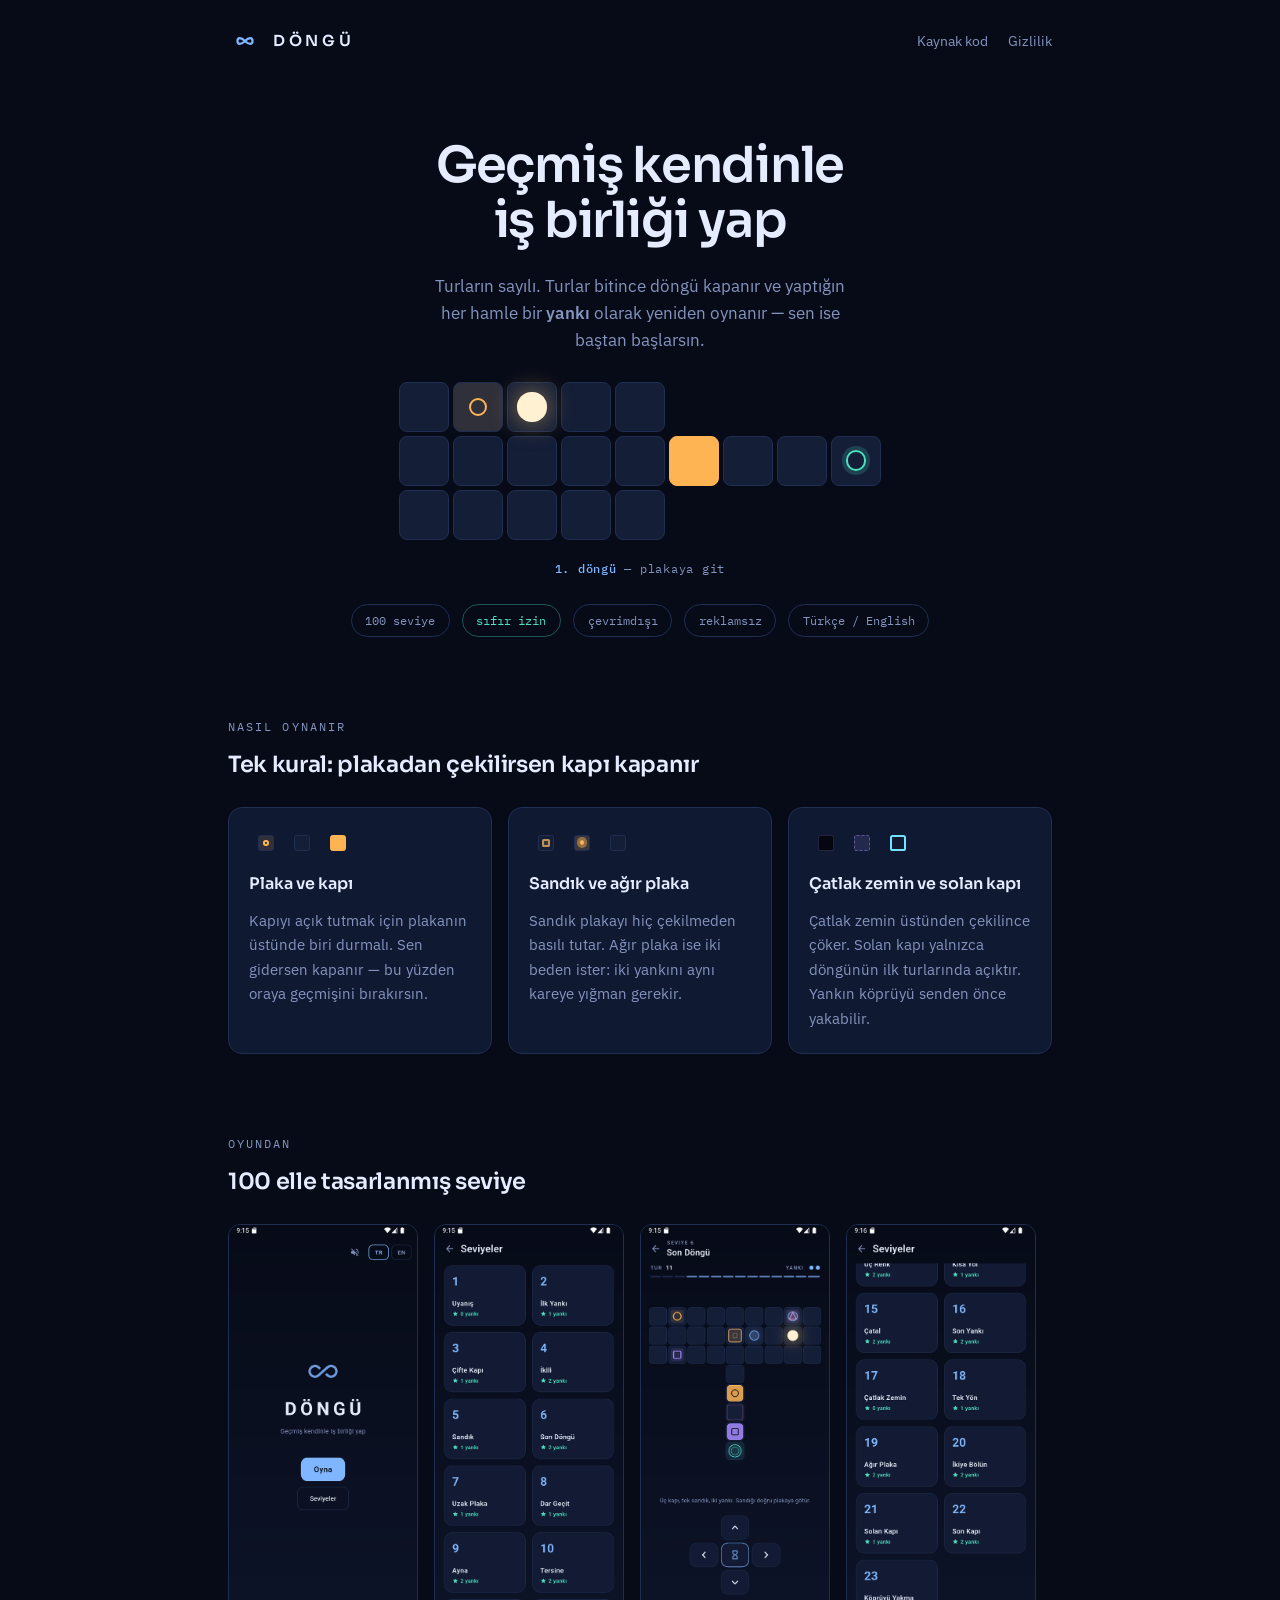
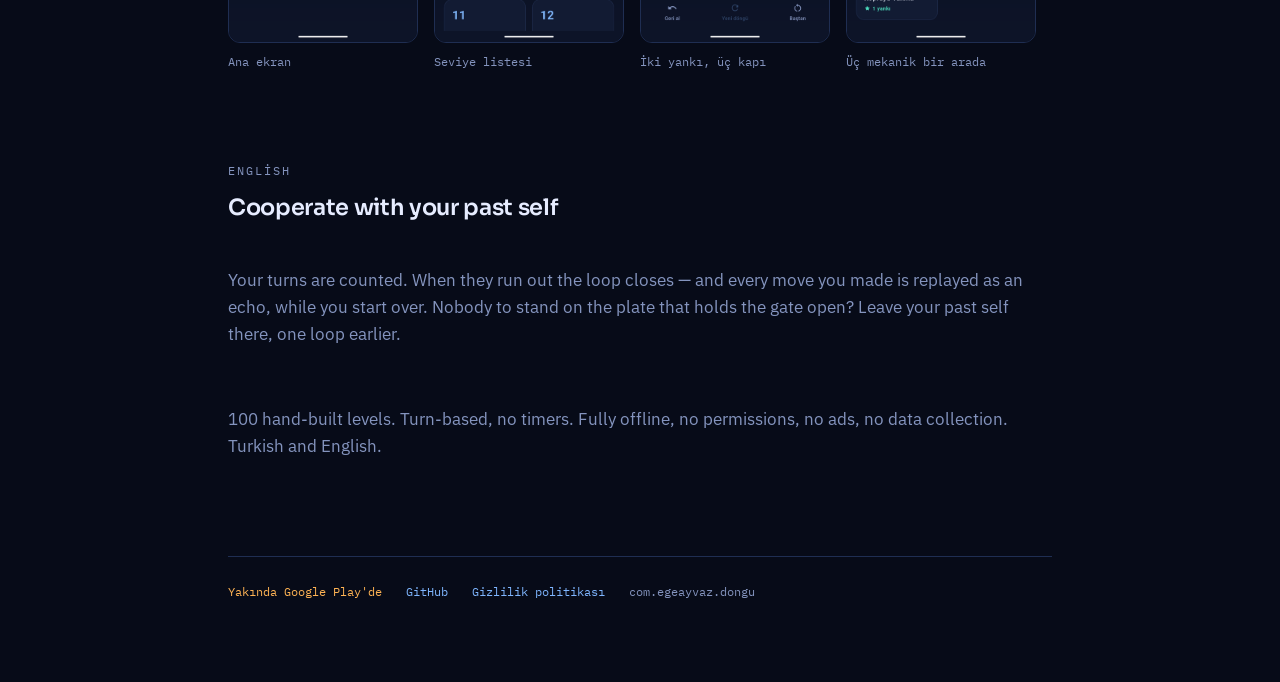
<file: docs/index.html>
<!DOCTYPE html>
<html lang="tr">
<head>
<meta charset="utf-8">
<meta name="viewport" content="width=device-width, initial-scale=1">
<title>Döngü — Zaman Yankısı Bulmacası</title>
<meta name="description" content="Geçmiş kendinle iş birliği yaptığın tur tabanlı bir bulmaca oyunu. 100 seviye, çevrimdışı, sıfır izin, reklamsız.">
<link rel="stylesheet" href="fonts.css">
<style>
  /* Oyunun kendi gece dunyasina bilerek bagli kaliyor: tek tema, her renk
     acikca boyanmis. */
  :root {
    --ground: #070B18;
    --ground-deep: #04070F;
    --surface: #101932;
    --floor: #141E37;
    --edge: #1F2E52;
    --ink: #E6ECFF;
    --ink-soft: #8494BE;
    --ghost: #7FB6FF;
    --player: #FFF1D2;
    --glow: #FFC862;
    --exit: #4DE0C0;
    --amber: #FFB454;
    --violet: #A88BFF;
    --cell: clamp(30px, 8.2vw, 54px);
  }

  *, *::before, *::after { box-sizing: border-box; }
  html { color-scheme: dark; }

  body {
    margin: 0;
    background: var(--ground);
    color: var(--ink);
    font-family: "IBM Plex Sans", ui-sans-serif, system-ui, sans-serif;
    font-size: 16.5px;
    line-height: 1.65;
    -webkit-font-smoothing: antialiased;
  }

  .wrap {
    max-width: 54rem;
    margin: 0 auto;
    padding: 1.5rem 1.25rem 5rem;
    display: flex;
    flex-direction: column;
    gap: clamp(3rem, 8vw, 5rem);
  }

  a { color: var(--ghost); }
  a:focus-visible { outline: 2px solid var(--ghost); outline-offset: 3px; border-radius: 4px; }

  /* ---- ust bar ---- */
  .topbar { display: flex; align-items: center; justify-content: space-between; gap: 1rem; flex-wrap: wrap; }
  .brand { display: flex; align-items: center; gap: .7rem; }
  .brand svg { width: 34px; height: 34px; }
  .brand b {
    font-family: Sora, ui-sans-serif, system-ui, sans-serif;
    font-weight: 600; font-size: .95rem; letter-spacing: .24em; text-transform: uppercase;
  }
  .topbar nav { display: flex; gap: 1.25rem; font-size: .9rem; }
  .topbar nav a { color: var(--ink-soft); text-decoration: none; }
  .topbar nav a:hover { color: var(--ink); }

  /* ---- kahraman ---- */
  .hero { display: flex; flex-direction: column; align-items: center; gap: 1.6rem; text-align: center; }
  h1 {
    font-family: Sora, ui-sans-serif, system-ui, sans-serif;
    font-weight: 600;
    font-size: clamp(2rem, 6.5vw, 3.1rem);
    line-height: 1.1; letter-spacing: -.025em; text-wrap: balance;
    margin: 0; max-width: 16ch;
  }
  .lede { color: var(--ink-soft); max-width: 46ch; margin: 0; text-wrap: pretty; }

  /* ---- canli gosterim ---- */
  .demo { display: flex; flex-direction: column; align-items: center; gap: 1rem; }
  .board {
    position: relative;
    display: grid;
    grid-template-columns: repeat(9, var(--cell));
    grid-template-rows: repeat(3, var(--cell));
  }
  .cell { width: var(--cell); height: var(--cell); padding: 4%; }
  .cell > i {
    display: block; width: 100%; height: 100%;
    border-radius: 16%;
    background: var(--floor);
    border: 1px solid var(--edge);
  }
  .cell.wall > i { background: none; border: none; }

  .cell.plate > i {
    background: color-mix(in srgb, var(--amber) 12%, var(--floor));
  }
  .cell.plate > i::after {
    content: ""; display: block; width: 38%; height: 38%; margin: 31% auto;
    border: 2px solid var(--amber); border-radius: 50%;
  }
  .cell.gate > i {
    background: var(--amber); border-color: var(--amber);
    transition: background .3s ease, border-color .3s ease;
  }
  .board.open .cell.gate > i { background: transparent; border-color: color-mix(in srgb, var(--amber) 40%, transparent); }
  .cell.exit > i::after {
    content: ""; display: block; width: 44%; height: 44%; margin: 28% auto;
    border: 2px solid var(--exit); border-radius: 50%;
    box-shadow: 0 0 0 4px color-mix(in srgb, var(--exit) 18%, transparent);
  }

  .pawn {
    position: absolute; top: 0; left: 0; z-index: 2;
    width: var(--cell); height: var(--cell);
    display: grid; place-items: center;
    transition: transform .26s cubic-bezier(.3, .8, .3, 1);
    pointer-events: none;
  }
  .pawn.snap { transition: none; }
  .pawn > span { display: block; border-radius: 50%; }
  .pawn.player > span {
    width: 54%; height: 54%;
    background: var(--player);
    box-shadow: 0 0 calc(var(--cell) * .5) color-mix(in srgb, var(--glow) 60%, transparent);
  }
  .pawn.echo > span {
    width: 50%; height: 50%;
    border: 2px solid var(--ghost);
    background: color-mix(in srgb, var(--ghost) 16%, transparent);
  }
  .pawn.hidden { opacity: 0; }

  .caption {
    font-family: "IBM Plex Mono", ui-monospace, monospace;
    font-size: .78rem; letter-spacing: .06em; color: var(--ink-soft);
    min-height: 1.4em; margin: 0; text-align: center;
  }
  .caption b { color: var(--ghost); font-weight: 500; }

  /* ---- gercekler seridi ---- */
  .facts {
    display: flex; flex-wrap: wrap; justify-content: center; gap: .5rem .75rem;
    font-family: "IBM Plex Mono", ui-monospace, monospace; font-size: .78rem;
  }
  .facts span {
    border: 1px solid var(--edge); border-radius: 999px;
    padding: .32rem .85rem; color: var(--ink-soft);
  }
  .facts span.on { color: var(--exit); border-color: color-mix(in srgb, var(--exit) 35%, transparent); }

  /* ---- bolumler ---- */
  section { display: flex; flex-direction: column; gap: 1.5rem; }
  h2 {
    font-family: Sora, ui-sans-serif, system-ui, sans-serif;
    font-weight: 600; font-size: 1.4rem; letter-spacing: -.015em; margin: 0;
    text-wrap: balance;
  }
  .eyebrow {
    font-family: "IBM Plex Mono", ui-monospace, monospace;
    font-size: .72rem; letter-spacing: .18em; text-transform: uppercase;
    color: var(--ink-soft); margin: 0 0 -.9rem;
  }

  .cards { display: grid; grid-template-columns: repeat(auto-fit, minmax(15rem, 1fr)); gap: 1rem; }
  .card {
    background: var(--surface); border: 1px solid var(--edge); border-radius: 14px;
    padding: 1.15rem 1.25rem 1.35rem;
    display: flex; flex-direction: column; gap: .7rem;
  }
  .card h3 {
    font-family: Sora, ui-sans-serif, system-ui, sans-serif;
    font-weight: 600; font-size: 1rem; margin: 0;
  }
  .card p { margin: 0; color: var(--ink-soft); font-size: .93rem; }
  .strip { display: flex; gap: 2px; --cell: 34px; }

  .cell.heavy > i { background: color-mix(in srgb, var(--amber) 16%, var(--floor)); }
  .cell.heavy > i::after {
    content: ""; display: block; width: 34%; height: 34%; margin: 33% auto;
    border: 2px solid var(--amber); border-radius: 50%;
    box-shadow: 0 0 0 3px color-mix(in srgb, var(--amber) 45%, transparent);
  }
  .cell.crate > i::after {
    content: ""; display: block; width: 56%; height: 56%; margin: 22% auto;
    border: 2px solid #C08E57; border-radius: 20%;
    background: color-mix(in srgb, #C08E57 20%, transparent);
  }
  .cell.crack > i {
    background: color-mix(in srgb, var(--violet) 10%, var(--floor));
    border-style: dashed; border-color: color-mix(in srgb, var(--violet) 45%, transparent);
  }
  .cell.pit > i { background: var(--ground-deep); border-color: color-mix(in srgb, var(--violet) 20%, transparent); }
  .cell.fade > i { background: transparent; border: 2px solid #6FE3FF; }

  /* ---- ekran goruntuleri ---- */
  .shots { display: flex; gap: 1rem; overflow-x: auto; padding-bottom: .6rem; }
  .shot { flex: none; width: 190px; display: flex; flex-direction: column; gap: .55rem; }
  .shot img {
    width: 100%; height: auto; display: block;
    border-radius: 12px; border: 1px solid var(--edge);
  }
  .shot span { font-family: "IBM Plex Mono", ui-monospace, monospace; font-size: .72rem; color: var(--ink-soft); }

  /* ---- alt ---- */
  .en { color: var(--ink-soft); }
  .en h2 { color: var(--ink); }
  footer {
    border-top: 1px solid var(--edge); padding-top: 1.5rem;
    display: flex; flex-wrap: wrap; gap: .6rem 1.5rem; align-items: center;
    font-family: "IBM Plex Mono", ui-monospace, monospace; font-size: .78rem;
    color: var(--ink-soft);
  }
  footer a { text-decoration: none; }
  footer a:hover { text-decoration: underline; }
  .soon { color: var(--amber); }

  @media (prefers-reduced-motion: reduce) {
    .pawn { transition: none; }
    .cell.gate > i { transition: none; }
  }
</style>
</head>
<body>

<div class="wrap">

  <div class="topbar">
    <div class="brand">
      <svg viewBox="0 0 108 108" aria-hidden="true">
        <path d="M30,54 C30,42 42,42 54,54 C66,66 78,66 78,54 C78,42 66,42 54,54 C42,66 30,66 30,54 Z"
              fill="none" stroke="var(--ghost)" stroke-width="7"
              stroke-linecap="round" stroke-linejoin="round" />
      </svg>
      <b>Döngü</b>
    </div>
    <nav>
      <a href="https://github.com/tombikdoner10/dongu">Kaynak kod</a>
      <a href="gizlilik.html">Gizlilik</a>
    </nav>
  </div>

  <header class="hero">
    <h1>Geçmiş kendinle iş birliği yap</h1>
    <p class="lede">Turların sayılı. Turlar bitince döngü kapanır ve yaptığın
      her hamle bir <b>yankı</b> olarak yeniden oynanır — sen ise baştan
      başlarsın.</p>

    <div class="demo">
      <div class="board" id="board" role="img"
           aria-label="Seviye 2'nin canlandırması: oyuncu plakaya yürüyor, döngü kapanıyor, yankısı plakayı basılı tutarken oyuncu açılan kapıdan çıkışa gidiyor.">
        <div class="pawn echo hidden" id="echo"><span></span></div>
        <div class="pawn player" id="player"><span></span></div>
      </div>
      <p class="caption" id="caption"></p>
    </div>

    <div class="facts">
      <span>100 seviye</span>
      <span class="on">sıfır izin</span>
      <span>çevrimdışı</span>
      <span>reklamsız</span>
      <span>Türkçe / English</span>
    </div>
  </header>

  <section>
    <p class="eyebrow">Nasıl oynanır</p>
    <h2>Tek kural: plakadan çekilirsen kapı kapanır</h2>
    <div class="cards">

      <div class="card">
        <div class="strip">
          <div class="cell plate"><i></i></div>
          <div class="cell"><i></i></div>
          <div class="cell gate"><i></i></div>
        </div>
        <h3>Plaka ve kapı</h3>
        <p>Kapıyı açık tutmak için plakanın üstünde biri durmalı. Sen gidersen
          kapanır — bu yüzden oraya geçmişini bırakırsın.</p>
      </div>

      <div class="card">
        <div class="strip">
          <div class="cell crate"><i></i></div>
          <div class="cell heavy"><i></i></div>
          <div class="cell"><i></i></div>
        </div>
        <h3>Sandık ve ağır plaka</h3>
        <p>Sandık plakayı hiç çekilmeden basılı tutar. Ağır plaka ise iki beden
          ister: iki yankını aynı kareye yığman gerekir.</p>
      </div>

      <div class="card">
        <div class="strip">
          <div class="cell pit"><i></i></div>
          <div class="cell crack"><i></i></div>
          <div class="cell fade"><i></i></div>
        </div>
        <h3>Çatlak zemin ve solan kapı</h3>
        <p>Çatlak zemin üstünden çekilince çöker. Solan kapı yalnızca döngünün
          ilk turlarında açıktır. Yankın köprüyü senden önce yakabilir.</p>
      </div>

    </div>
  </section>

  <section>
    <p class="eyebrow">Oyundan</p>
    <h2>100 elle tasarlanmış seviye</h2>
    <div class="shots">
      <div class="shot"><img src="screenshots/01-ana-ekran.png" alt="Döngü ana ekranı" loading="lazy" width="480" height="1067"><span>Ana ekran</span></div>
      <div class="shot"><img src="screenshots/02-seviyeler.png" alt="Seviye listesi" loading="lazy" width="480" height="1067"><span>Seviye listesi</span></div>
      <div class="shot"><img src="screenshots/03-yankilar.png" alt="İki yankı ve üç renkli kapı" loading="lazy" width="480" height="1067"><span>İki yankı, üç kapı</span></div>
      <div class="shot"><img src="screenshots/04-mekanikler.png" alt="Çatlak zemin, ağır plaka ve solan kapı" loading="lazy" width="480" height="1067"><span>Üç mekanik bir arada</span></div>
      <div class="shot"><img src="screenshots/05-kazanma.png" alt="Döngü kapandı ekranı" loading="lazy" width="480" height="1067"><span>Döngü kapandı</span></div>
    </div>
  </section>

  <section class="en">
    <p class="eyebrow">English</p>
    <h2>Cooperate with your past self</h2>
    <p>Your turns are counted. When they run out the loop closes — and every
      move you made is replayed as an echo, while you start over. Nobody to
      stand on the plate that holds the gate open? Leave your past self there,
      one loop earlier.</p>
    <p>100 hand-built levels. Turn-based, no timers. Fully offline, no
      permissions, no ads, no data collection. Turkish and English.</p>
  </section>

  <footer>
    <span class="soon">Yakında Google Play'de</span>
    <a href="https://github.com/tombikdoner10/dongu">GitHub</a>
    <a href="gizlilik.html">Gizlilik politikası</a>
    <span>com.egeayvaz.dongu</span>
  </footer>

</div>

<script>
(function () {
  "use strict";

  // Seviye 2'nin haritasi, dis duvar halkasi kirpilmis hali (9x3).
  var MAP = [
    ".1...####",
    ".....A..E",
    ".....####"
  ];

  var board = document.getElementById("board");
  var player = document.getElementById("player");
  var echo = document.getElementById("echo");
  var caption = document.getElementById("caption");

  // Kareleri kur.
  for (var y = 0; y < MAP.length; y++) {
    for (var x = 0; x < MAP[y].length; x++) {
      var ch = MAP[y][x];
      var cell = document.createElement("div");
      cell.className = "cell"
        + (ch === "#" ? " wall" : "")
        + (ch === "1" ? " plate" : "")
        + (ch === "A" ? " gate" : "")
        + (ch === "E" ? " exit" : "");
      cell.appendChild(document.createElement("i"));
      board.appendChild(cell);
    }
  }

  // Cozucunun dogruladigi cozum: 1. dongu L,L — 2. dongu D,R,R,R,R,R.
  var PLATE_X = 1, PLATE_Y = 0;
  var FRAMES = [
    { p: [3, 0], e: null, hold: 900,  text: "<b>1. döngü</b> — plakaya git" },
    { p: [2, 0], e: null },
    { p: [1, 0], e: null, hold: 1000, text: "<b>1. döngü</b> — plaka basılı, kapı açık" },
    { p: [1, 0], e: null, hold: 1200, text: "turlar bitti — döngü kapanıyor" },
    { p: [3, 0], e: [3, 0], snap: true, hold: 900, text: "<b>2. döngü</b> — yankın az önceki yolunu tekrar ediyor" },
    { p: [3, 1], e: [2, 0] },
    { p: [4, 1], e: [1, 0], hold: 900, text: "yankı plakada — kapı senin için açık" },
    { p: [5, 1], e: [1, 0] },
    { p: [6, 1], e: [1, 0] },
    { p: [7, 1], e: [1, 0] },
    { p: [8, 1], e: [1, 0], hold: 1600, text: "çıkış — döngü kapandı" }
  ];

  function place(pawn, pos, snap) {
    if (!pos) { pawn.classList.add("hidden"); return; }
    pawn.classList.remove("hidden");
    if (snap) { pawn.classList.add("snap"); }
    pawn.style.transform =
      "translate(calc(var(--cell) * " + pos[0] + "), calc(var(--cell) * " + pos[1] + "))";
    if (snap) {
      void pawn.offsetWidth;          // aktarimi sifirlamak icin yeniden akis
      pawn.classList.remove("snap");
    }
  }

  function render(frame, snap) {
    place(player, frame.p, snap);
    place(echo, frame.e, snap);
    var onPlate =
      (frame.p[0] === PLATE_X && frame.p[1] === PLATE_Y) ||
      (frame.e && frame.e[0] === PLATE_X && frame.e[1] === PLATE_Y);
    board.classList.toggle("open", !!onPlate);
    if (frame.text) { caption.innerHTML = frame.text; }
  }

  var reduced = window.matchMedia("(prefers-reduced-motion: reduce)");
  if (reduced.matches) {
    // Hareket istenmiyorsa fikri anlatan tek kareyi goster.
    render(FRAMES[6], true);
    return;
  }

  var index = 0;
  (function tick() {
    var frame = FRAMES[index];
    render(frame, frame.snap);
    index = (index + 1) % FRAMES.length;
    setTimeout(tick, frame.hold || 640);
  })();
})();
</script>

</body>
</html>
</file>
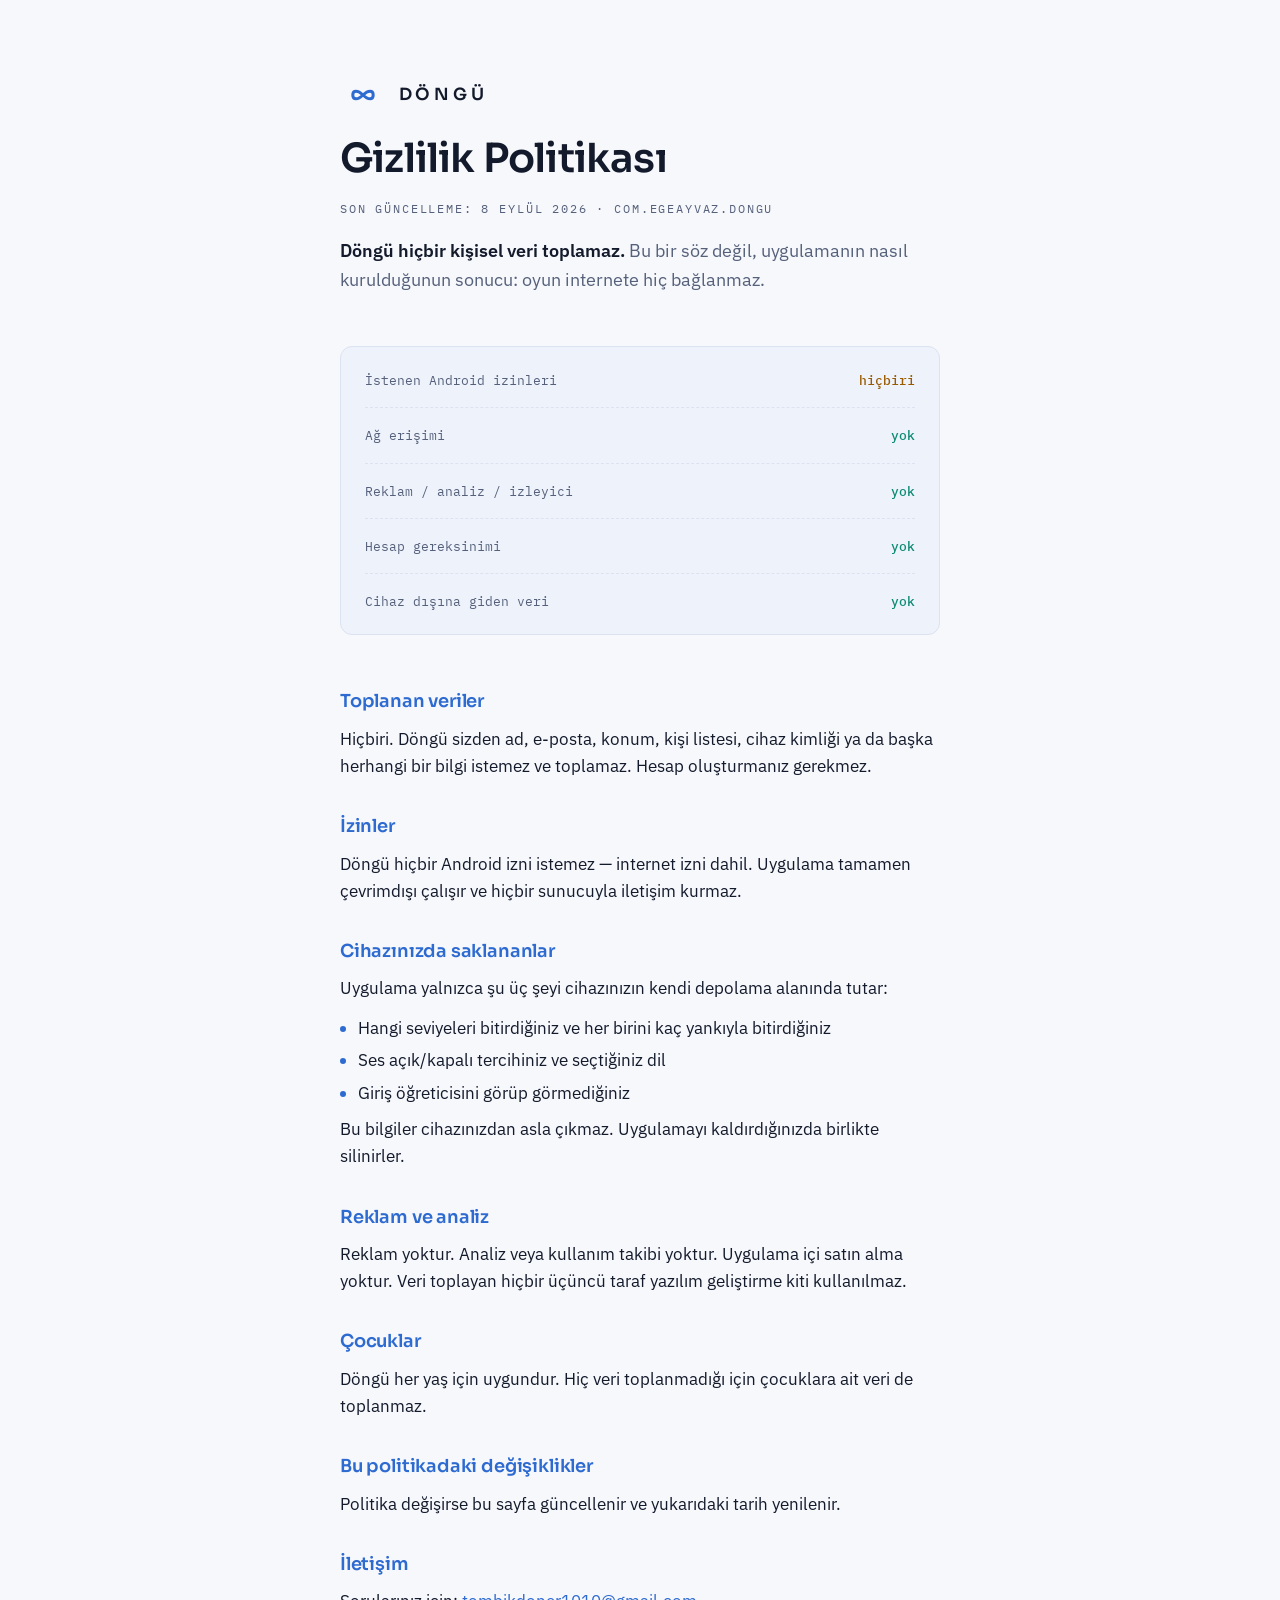
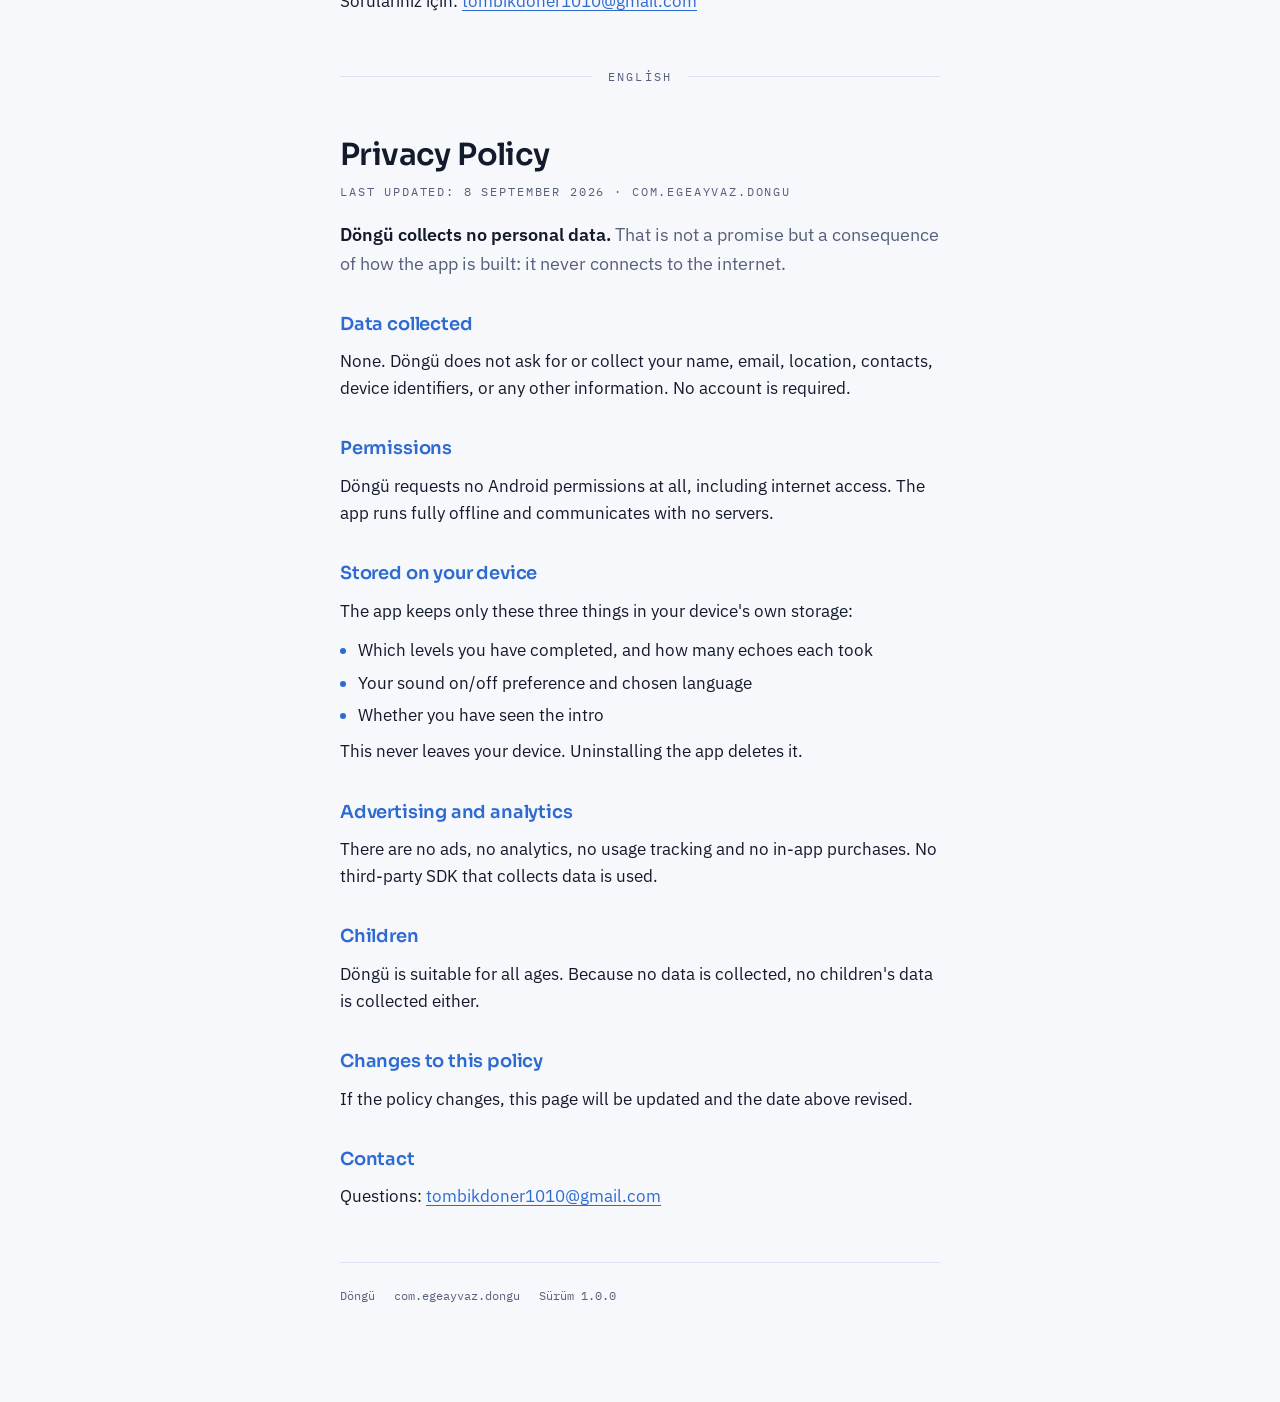
<file: docs/gizlilik.html>
<!DOCTYPE html>
<html lang="tr">
<head>
<meta charset="utf-8">
<meta name="viewport" content="width=device-width, initial-scale=1">
<meta name="description" content="Döngü hiçbir izin istemez, hiçbir veri toplamaz. Oyunun iki dilli gizlilik politikası.">
<title>Döngü — Gizlilik Politikası</title>
<style>
  @font-face {
    font-family: 'IBM Plex Mono';
    font-style: normal;
    font-weight: 400;
    font-display: swap;
    src: url("fonts/IBMPlexMono-400-latin-ext.woff2") format("woff2");
    unicode-range: U+0100-02BA, U+02BD-02C5, U+02C7-02CC, U+02CE-02D7, U+02DD-02FF, U+0304, U+0308, U+0329, U+1D00-1DBF, U+1E00-1E9F, U+1EF2-1EFF, U+2020, U+20A0-20AB, U+20AD-20C0, U+2113, U+2C60-2C7F, U+A720-A7FF;
  }
  @font-face {
    font-family: 'IBM Plex Mono';
    font-style: normal;
    font-weight: 400;
    font-display: swap;
    src: url("fonts/IBMPlexMono-400-latin.woff2") format("woff2");
    unicode-range: U+0000-00FF, U+0131, U+0152-0153, U+02BB-02BC, U+02C6, U+02DA, U+02DC, U+0304, U+0308, U+0329, U+2000-206F, U+20AC, U+2122, U+2191, U+2193, U+2212, U+2215, U+FEFF, U+FFFD;
  }
  @font-face {
    font-family: 'IBM Plex Mono';
    font-style: normal;
    font-weight: 500;
    font-display: swap;
    src: url("fonts/IBMPlexMono-500-latin-ext.woff2") format("woff2");
    unicode-range: U+0100-02BA, U+02BD-02C5, U+02C7-02CC, U+02CE-02D7, U+02DD-02FF, U+0304, U+0308, U+0329, U+1D00-1DBF, U+1E00-1E9F, U+1EF2-1EFF, U+2020, U+20A0-20AB, U+20AD-20C0, U+2113, U+2C60-2C7F, U+A720-A7FF;
  }
  @font-face {
    font-family: 'IBM Plex Mono';
    font-style: normal;
    font-weight: 500;
    font-display: swap;
    src: url("fonts/IBMPlexMono-500-latin.woff2") format("woff2");
    unicode-range: U+0000-00FF, U+0131, U+0152-0153, U+02BB-02BC, U+02C6, U+02DA, U+02DC, U+0304, U+0308, U+0329, U+2000-206F, U+20AC, U+2122, U+2191, U+2193, U+2212, U+2215, U+FEFF, U+FFFD;
  }
  @font-face {
    font-family: 'IBM Plex Sans';
    font-style: normal;
    font-weight: 400;
    font-display: swap;
    src: url("fonts/IBMPlexSans-400-latin-ext.woff2") format("woff2");
    unicode-range: U+0100-02BA, U+02BD-02C5, U+02C7-02CC, U+02CE-02D7, U+02DD-02FF, U+0304, U+0308, U+0329, U+1D00-1DBF, U+1E00-1E9F, U+1EF2-1EFF, U+2020, U+20A0-20AB, U+20AD-20C0, U+2113, U+2C60-2C7F, U+A720-A7FF;
  }
  @font-face {
    font-family: 'IBM Plex Sans';
    font-style: normal;
    font-weight: 400;
    font-display: swap;
    src: url("fonts/IBMPlexSans-400-latin.woff2") format("woff2");
    unicode-range: U+0000-00FF, U+0131, U+0152-0153, U+02BB-02BC, U+02C6, U+02DA, U+02DC, U+0304, U+0308, U+0329, U+2000-206F, U+20AC, U+2122, U+2191, U+2193, U+2212, U+2215, U+FEFF, U+FFFD;
  }
  @font-face {
    font-family: 'IBM Plex Sans';
    font-style: normal;
    font-weight: 600;
    font-display: swap;
    src: url("fonts/IBMPlexSans-600-latin-ext.woff2") format("woff2");
    unicode-range: U+0100-02BA, U+02BD-02C5, U+02C7-02CC, U+02CE-02D7, U+02DD-02FF, U+0304, U+0308, U+0329, U+1D00-1DBF, U+1E00-1E9F, U+1EF2-1EFF, U+2020, U+20A0-20AB, U+20AD-20C0, U+2113, U+2C60-2C7F, U+A720-A7FF;
  }
  @font-face {
    font-family: 'IBM Plex Sans';
    font-style: normal;
    font-weight: 600;
    font-display: swap;
    src: url("fonts/IBMPlexSans-600-latin.woff2") format("woff2");
    unicode-range: U+0000-00FF, U+0131, U+0152-0153, U+02BB-02BC, U+02C6, U+02DA, U+02DC, U+0304, U+0308, U+0329, U+2000-206F, U+20AC, U+2122, U+2191, U+2193, U+2212, U+2215, U+FEFF, U+FFFD;
  }
  @font-face {
    font-family: 'Sora';
    font-style: normal;
    font-weight: 600;
    font-display: swap;
    src: url("fonts/Sora-600-latin-ext.woff2") format("woff2");
    unicode-range: U+0100-02BA, U+02BD-02C5, U+02C7-02CC, U+02CE-02D7, U+02DD-02FF, U+0304, U+0308, U+0329, U+1D00-1DBF, U+1E00-1E9F, U+1EF2-1EFF, U+2020, U+20A0-20AB, U+20AD-20C0, U+2113, U+2C60-2C7F, U+A720-A7FF;
  }
  @font-face {
    font-family: 'Sora';
    font-style: normal;
    font-weight: 600;
    font-display: swap;
    src: url("fonts/Sora-600-latin.woff2") format("woff2");
    unicode-range: U+0000-00FF, U+0131, U+0152-0153, U+02BB-02BC, U+02C6, U+02DA, U+02DC, U+0304, U+0308, U+0329, U+2000-206F, U+20AC, U+2122, U+2191, U+2193, U+2212, U+2215, U+FEFF, U+FFFD;
  }

  *, *::before, *::after { box-sizing: border-box; }
  html { color-scheme: light; }
  @media (prefers-color-scheme: dark) {
    html:not([data-theme="light"]) { color-scheme: dark; }
  }
  html[data-theme="dark"] { color-scheme: dark; }
  body { margin: 0; }
  img { max-width: 100%; }

  :root {
    --ground: #F7F8FC;
    --surface: #FFFFFF;
    --panel: #EEF2FB;
    --line: #DCE2F0;
    --ink: #131A2B;
    --ink-soft: #55607A;
    --accent: #2E6BD1;
    --mint: #0C8A72;
    --amber: #9A5B00;
    --shadow: 0 1px 2px rgba(19, 26, 43, .06), 0 8px 24px rgba(19, 26, 43, .05);
  }

  @media (prefers-color-scheme: dark) {
    :root:not([data-theme="light"]) {
      --ground: #070B18;
      --surface: #101932;
      --panel: #0C1428;
      --line: #1F2E52;
      --ink: #E6ECFF;
      --ink-soft: #8494BE;
      --accent: #7FB6FF;
      --mint: #4DE0C0;
      --amber: #FFB454;
      --shadow: 0 1px 2px rgba(0, 0, 0, .4), 0 12px 32px rgba(0, 0, 0, .3);
    }
  }

  :root[data-theme="dark"] {
    --ground: #070B18;
    --surface: #101932;
    --panel: #0C1428;
    --line: #1F2E52;
    --ink: #E6ECFF;
    --ink-soft: #8494BE;
    --accent: #7FB6FF;
    --mint: #4DE0C0;
    --amber: #FFB454;
    --shadow: 0 1px 2px rgba(0, 0, 0, .4), 0 12px 32px rgba(0, 0, 0, .3);
  }

  body {
    background: var(--ground);
    color: var(--ink);
    font-family: "IBM Plex Sans", ui-sans-serif, system-ui, sans-serif;
    font-size: 16.5px;
    line-height: 1.65;
    -webkit-font-smoothing: antialiased;
  }

  .page {
    max-width: 40rem;
    margin: 0 auto;
    padding: clamp(2.5rem, 6vw, 4.5rem) 1.25rem 6rem;
    display: flex;
    flex-direction: column;
    gap: 3.25rem;
  }

  /* Baslik bolgesi */
  .masthead { display: flex; flex-direction: column; gap: 1.1rem; }

  .mark { display: flex; align-items: center; gap: .8rem; }
  .mark svg { width: 46px; height: 46px; flex: none; }
  .mark b {
    font-family: Sora, ui-sans-serif, system-ui, sans-serif;
    font-weight: 600;
    font-size: 1.05rem;
    letter-spacing: .22em;
    text-transform: uppercase;
  }

  h1 {
    font-family: Sora, ui-sans-serif, system-ui, sans-serif;
    font-weight: 600;
    font-size: clamp(1.9rem, 5vw, 2.5rem);
    line-height: 1.15;
    letter-spacing: -.02em;
    text-wrap: balance;
    margin: 0;
  }

  .eyebrow {
    font-family: "IBM Plex Mono", ui-monospace, monospace;
    font-size: .72rem;
    letter-spacing: .16em;
    text-transform: uppercase;
    color: var(--ink-soft);
    margin: 0;
  }

  .lede { font-size: 1.1rem; color: var(--ink-soft); margin: 0; }
  .lede strong { color: var(--ink); font-weight: 600; }

  /* Sayfanin tezi: denetlenmis izin listesi */
  .audit {
    background: var(--panel);
    border: 1px solid var(--line);
    border-radius: 12px;
    padding: 1.4rem 1.5rem;
    display: flex;
    flex-direction: column;
    gap: 1rem;
    font-family: "IBM Plex Mono", ui-monospace, monospace;
    font-size: .84rem;
  }
  .audit-row { display: flex; justify-content: space-between; gap: 1rem; align-items: baseline; }
  .audit-row + .audit-row { border-top: 1px dashed var(--line); padding-top: 1rem; }
  .audit-key { color: var(--ink-soft); }
  .audit-val { color: var(--mint); font-weight: 500; text-align: right; }
  .audit-val.none { color: var(--amber); }

  section { display: flex; flex-direction: column; gap: 2rem; }

  .lang-rule {
    display: flex; align-items: center; gap: 1rem;
    font-family: "IBM Plex Mono", ui-monospace, monospace;
    font-size: .72rem; letter-spacing: .18em; text-transform: uppercase;
    color: var(--ink-soft);
  }
  .lang-rule::before, .lang-rule::after {
    content: ""; flex: 1; height: 1px; background: var(--line);
  }

  article { display: flex; flex-direction: column; gap: .55rem; }

  h2 {
    font-family: Sora, ui-sans-serif, system-ui, sans-serif;
    font-weight: 600;
    font-size: 1.12rem;
    letter-spacing: -.01em;
    color: var(--accent);
    margin: 0;
  }

  p { margin: 0; }

  ul { margin: .2rem 0 0; padding-left: 1.15rem; display: flex; flex-direction: column; gap: .35rem; }
  li::marker { color: var(--accent); }

  a { color: var(--accent); text-underline-offset: .18em; }
  a:focus-visible {
    outline: 2px solid var(--accent);
    outline-offset: 3px;
    border-radius: 3px;
  }

  footer {
    border-top: 1px solid var(--line);
    padding-top: 1.4rem;
    font-family: "IBM Plex Mono", ui-monospace, monospace;
    font-size: .76rem;
    color: var(--ink-soft);
    display: flex;
    flex-wrap: wrap;
    gap: .4rem 1.2rem;
  }
</style>
</head>
<body>

<div class="page">

  <header class="masthead">
    <div class="mark">
      <svg viewBox="0 0 108 108" aria-hidden="true">
        <path d="M30,54 C30,42 42,42 54,54 C66,66 78,66 78,54 C78,42 66,42 54,54 C42,66 30,66 30,54 Z"
              fill="none" stroke="var(--accent)" stroke-width="7"
              stroke-linecap="round" stroke-linejoin="round" />
      </svg>
      <b>Döngü</b>
    </div>
    <h1>Gizlilik Politikası</h1>
    <p class="eyebrow">Son güncelleme: 8 Eylül 2026 · com.egeayvaz.dongu</p>
    <p class="lede"><strong>Döngü hiçbir kişisel veri toplamaz.</strong> Bu bir
      söz değil, uygulamanın nasıl kurulduğunun sonucu: oyun internete hiç
      bağlanmaz.</p>
  </header>

  <div class="audit">
    <div class="audit-row">
      <span class="audit-key">İstenen Android izinleri</span>
      <span class="audit-val none">hiçbiri</span>
    </div>
    <div class="audit-row">
      <span class="audit-key">Ağ erişimi</span>
      <span class="audit-val">yok</span>
    </div>
    <div class="audit-row">
      <span class="audit-key">Reklam / analiz / izleyici</span>
      <span class="audit-val">yok</span>
    </div>
    <div class="audit-row">
      <span class="audit-key">Hesap gereksinimi</span>
      <span class="audit-val">yok</span>
    </div>
    <div class="audit-row">
      <span class="audit-key">Cihaz dışına giden veri</span>
      <span class="audit-val">yok</span>
    </div>
  </div>

  <section>
    <article>
      <h2>Toplanan veriler</h2>
      <p>Hiçbiri. Döngü sizden ad, e-posta, konum, kişi listesi, cihaz kimliği
        ya da başka herhangi bir bilgi istemez ve toplamaz. Hesap oluşturmanız
        gerekmez.</p>
    </article>

    <article>
      <h2>İzinler</h2>
      <p>Döngü hiçbir Android izni istemez — internet izni dahil. Uygulama
        tamamen çevrimdışı çalışır ve hiçbir sunucuyla iletişim kurmaz.</p>
    </article>

    <article>
      <h2>Cihazınızda saklananlar</h2>
      <p>Uygulama yalnızca şu üç şeyi cihazınızın kendi depolama alanında
        tutar:</p>
      <ul>
        <li>Hangi seviyeleri bitirdiğiniz ve her birini kaç yankıyla
          bitirdiğiniz</li>
        <li>Ses açık/kapalı tercihiniz ve seçtiğiniz dil</li>
        <li>Giriş öğreticisini görüp görmediğiniz</li>
      </ul>
      <p>Bu bilgiler cihazınızdan asla çıkmaz. Uygulamayı kaldırdığınızda
        birlikte silinirler.</p>
    </article>

    <article>
      <h2>Reklam ve analiz</h2>
      <p>Reklam yoktur. Analiz veya kullanım takibi yoktur. Uygulama içi satın
        alma yoktur. Veri toplayan hiçbir üçüncü taraf yazılım geliştirme kiti
        kullanılmaz.</p>
    </article>

    <article>
      <h2>Çocuklar</h2>
      <p>Döngü her yaş için uygundur. Hiç veri toplanmadığı için çocuklara ait
        veri de toplanmaz.</p>
    </article>

    <article>
      <h2>Bu politikadaki değişiklikler</h2>
      <p>Politika değişirse bu sayfa güncellenir ve yukarıdaki tarih
        yenilenir.</p>
    </article>

    <article>
      <h2>İletişim</h2>
      <p>Sorularınız için:
        <a href="mailto:tombikdoner1010@gmail.com">tombikdoner1010@gmail.com</a></p>
    </article>
  </section>

  <p class="lang-rule">English</p>

  <section>
    <article>
      <h1 style="font-size: clamp(1.5rem, 4vw, 1.9rem)">Privacy Policy</h1>
      <p class="eyebrow">Last updated: 8 September 2026 · com.egeayvaz.dongu</p>
      <p class="lede" style="margin-top:.6rem"><strong>Döngü collects no
        personal data.</strong> That is not a promise but a consequence of how
        the app is built: it never connects to the internet.</p>
    </article>

    <article>
      <h2>Data collected</h2>
      <p>None. Döngü does not ask for or collect your name, email, location,
        contacts, device identifiers, or any other information. No account is
        required.</p>
    </article>

    <article>
      <h2>Permissions</h2>
      <p>Döngü requests no Android permissions at all, including internet
        access. The app runs fully offline and communicates with no servers.</p>
    </article>

    <article>
      <h2>Stored on your device</h2>
      <p>The app keeps only these three things in your device's own storage:</p>
      <ul>
        <li>Which levels you have completed, and how many echoes each took</li>
        <li>Your sound on/off preference and chosen language</li>
        <li>Whether you have seen the intro</li>
      </ul>
      <p>This never leaves your device. Uninstalling the app deletes it.</p>
    </article>

    <article>
      <h2>Advertising and analytics</h2>
      <p>There are no ads, no analytics, no usage tracking and no in-app
        purchases. No third-party SDK that collects data is used.</p>
    </article>

    <article>
      <h2>Children</h2>
      <p>Döngü is suitable for all ages. Because no data is collected, no
        children's data is collected either.</p>
    </article>

    <article>
      <h2>Changes to this policy</h2>
      <p>If the policy changes, this page will be updated and the date above
        revised.</p>
    </article>

    <article>
      <h2>Contact</h2>
      <p>Questions:
        <a href="mailto:tombikdoner1010@gmail.com">tombikdoner1010@gmail.com</a></p>
    </article>
  </section>

  <footer>
    <span>Döngü</span>
    <span>com.egeayvaz.dongu</span>
    <span>Sürüm 1.0.0</span>
  </footer>

</div>

</body>
</html>
</file>
<file: docs/fonts.css>
@font-face {
    font-family: 'IBM Plex Mono';
    font-style: normal;
    font-weight: 400;
    font-display: swap;
    src: url("fonts/IBMPlexMono-400-latin-ext.woff2") format("woff2");
    unicode-range: U+0100-02BA, U+02BD-02C5, U+02C7-02CC, U+02CE-02D7, U+02DD-02FF, U+0304, U+0308, U+0329, U+1D00-1DBF, U+1E00-1E9F, U+1EF2-1EFF, U+2020, U+20A0-20AB, U+20AD-20C0, U+2113, U+2C60-2C7F, U+A720-A7FF;
  }
  @font-face {
    font-family: 'IBM Plex Mono';
    font-style: normal;
    font-weight: 400;
    font-display: swap;
    src: url("fonts/IBMPlexMono-400-latin.woff2") format("woff2");
    unicode-range: U+0000-00FF, U+0131, U+0152-0153, U+02BB-02BC, U+02C6, U+02DA, U+02DC, U+0304, U+0308, U+0329, U+2000-206F, U+20AC, U+2122, U+2191, U+2193, U+2212, U+2215, U+FEFF, U+FFFD;
  }
  @font-face {
    font-family: 'IBM Plex Mono';
    font-style: normal;
    font-weight: 500;
    font-display: swap;
    src: url("fonts/IBMPlexMono-500-latin-ext.woff2") format("woff2");
    unicode-range: U+0100-02BA, U+02BD-02C5, U+02C7-02CC, U+02CE-02D7, U+02DD-02FF, U+0304, U+0308, U+0329, U+1D00-1DBF, U+1E00-1E9F, U+1EF2-1EFF, U+2020, U+20A0-20AB, U+20AD-20C0, U+2113, U+2C60-2C7F, U+A720-A7FF;
  }
  @font-face {
    font-family: 'IBM Plex Mono';
    font-style: normal;
    font-weight: 500;
    font-display: swap;
    src: url("fonts/IBMPlexMono-500-latin.woff2") format("woff2");
    unicode-range: U+0000-00FF, U+0131, U+0152-0153, U+02BB-02BC, U+02C6, U+02DA, U+02DC, U+0304, U+0308, U+0329, U+2000-206F, U+20AC, U+2122, U+2191, U+2193, U+2212, U+2215, U+FEFF, U+FFFD;
  }
  @font-face {
    font-family: 'IBM Plex Sans';
    font-style: normal;
    font-weight: 400;
    font-display: swap;
    src: url("fonts/IBMPlexSans-400-latin-ext.woff2") format("woff2");
    unicode-range: U+0100-02BA, U+02BD-02C5, U+02C7-02CC, U+02CE-02D7, U+02DD-02FF, U+0304, U+0308, U+0329, U+1D00-1DBF, U+1E00-1E9F, U+1EF2-1EFF, U+2020, U+20A0-20AB, U+20AD-20C0, U+2113, U+2C60-2C7F, U+A720-A7FF;
  }
  @font-face {
    font-family: 'IBM Plex Sans';
    font-style: normal;
    font-weight: 400;
    font-display: swap;
    src: url("fonts/IBMPlexSans-400-latin.woff2") format("woff2");
    unicode-range: U+0000-00FF, U+0131, U+0152-0153, U+02BB-02BC, U+02C6, U+02DA, U+02DC, U+0304, U+0308, U+0329, U+2000-206F, U+20AC, U+2122, U+2191, U+2193, U+2212, U+2215, U+FEFF, U+FFFD;
  }
  @font-face {
    font-family: 'IBM Plex Sans';
    font-style: normal;
    font-weight: 600;
    font-display: swap;
    src: url("fonts/IBMPlexSans-600-latin-ext.woff2") format("woff2");
    unicode-range: U+0100-02BA, U+02BD-02C5, U+02C7-02CC, U+02CE-02D7, U+02DD-02FF, U+0304, U+0308, U+0329, U+1D00-1DBF, U+1E00-1E9F, U+1EF2-1EFF, U+2020, U+20A0-20AB, U+20AD-20C0, U+2113, U+2C60-2C7F, U+A720-A7FF;
  }
  @font-face {
    font-family: 'IBM Plex Sans';
    font-style: normal;
    font-weight: 600;
    font-display: swap;
    src: url("fonts/IBMPlexSans-600-latin.woff2") format("woff2");
    unicode-range: U+0000-00FF, U+0131, U+0152-0153, U+02BB-02BC, U+02C6, U+02DA, U+02DC, U+0304, U+0308, U+0329, U+2000-206F, U+20AC, U+2122, U+2191, U+2193, U+2212, U+2215, U+FEFF, U+FFFD;
  }
  @font-face {
    font-family: 'Sora';
    font-style: normal;
    font-weight: 600;
    font-display: swap;
    src: url("fonts/Sora-600-latin-ext.woff2") format("woff2");
    unicode-range: U+0100-02BA, U+02BD-02C5, U+02C7-02CC, U+02CE-02D7, U+02DD-02FF, U+0304, U+0308, U+0329, U+1D00-1DBF, U+1E00-1E9F, U+1EF2-1EFF, U+2020, U+20A0-20AB, U+20AD-20C0, U+2113, U+2C60-2C7F, U+A720-A7FF;
  }
  @font-face {
    font-family: 'Sora';
    font-style: normal;
    font-weight: 600;
    font-display: swap;
    src: url("fonts/Sora-600-latin.woff2") format("woff2");
    unicode-range: U+0000-00FF, U+0131, U+0152-0153, U+02BB-02BC, U+02C6, U+02DA, U+02DC, U+0304, U+0308, U+0329, U+2000-206F, U+20AC, U+2122, U+2191, U+2193, U+2212, U+2215, U+FEFF, U+FFFD;
  }
</file>
